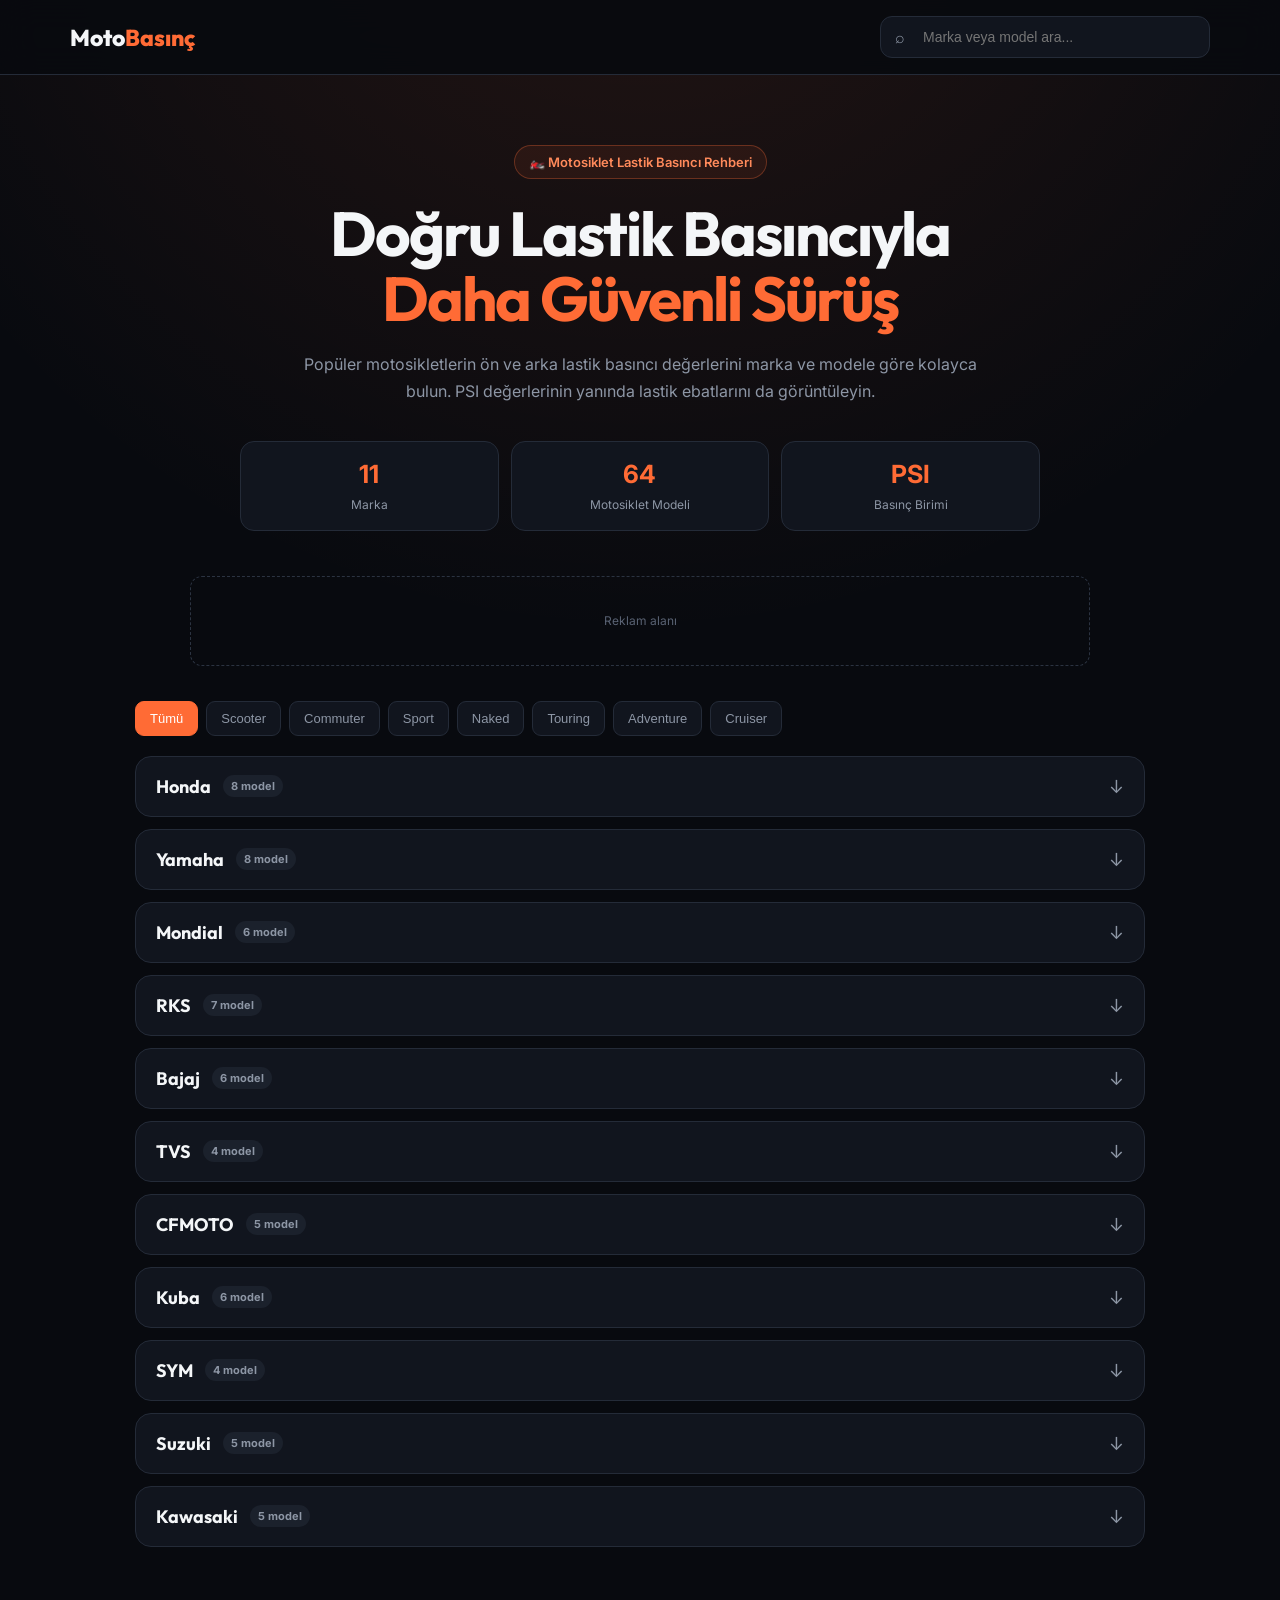
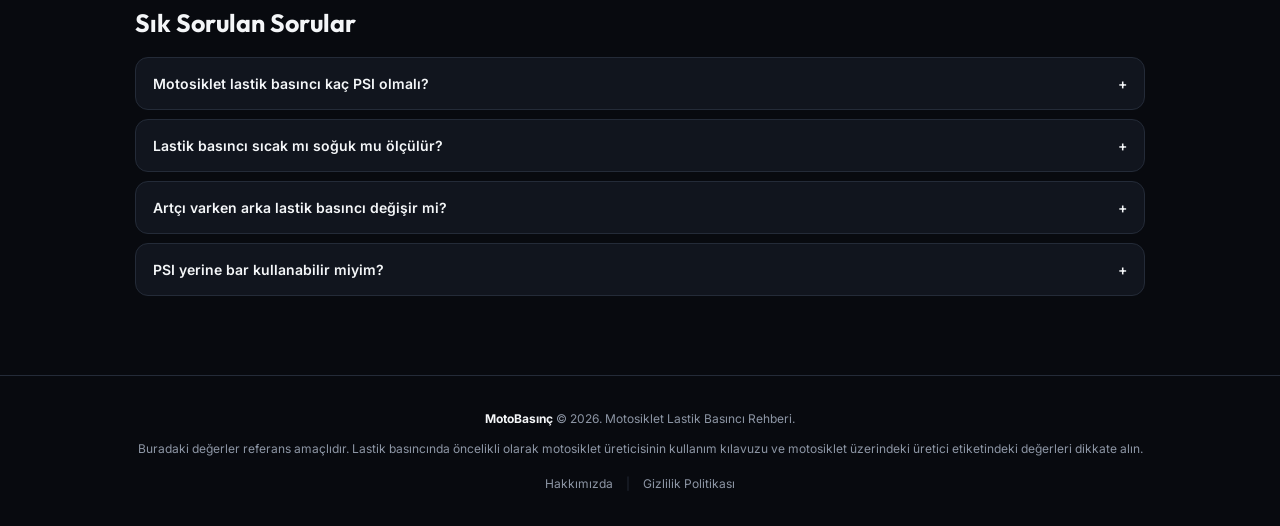
<file: index.html>
<!DOCTYPE html>
<html lang="tr">
<head>
<meta charset="UTF-8">
<meta name="viewport" content="width=device-width, initial-scale=1.0">

<title>Motosiklet Lastik Basıncı | Marka ve Model Sorgulama</title>

<meta name="description" content="Honda, Yamaha, Mondial, RKS, Bajaj, CFMOTO, TVS, Kuba, SYM, Suzuki ve Kawasaki motosikletlerin lastik basıncı değerlerini marka ve modele göre bulun.">
<meta name="keywords" content="motosiklet lastik basıncı, motosiklet lastik havası, lastik basıncı kaç olmalı, Honda lastik basıncı, Yamaha lastik basıncı, Mondial Drift L lastik basıncı, Bajaj NS200 lastik basıncı, TVS Raider lastik basıncı">
<meta name="robots" content="index, follow">

<link rel="preconnect" href="https://fonts.googleapis.com">
<link rel="preconnect" href="https://fonts.gstatic.com" crossorigin>
<link href="https://fonts.googleapis.com/css2?family=Inter:wght@400;500;600;700;800&family=Outfit:wght@500;600;700;800&display=swap" rel="stylesheet">

<style>
* {
    box-sizing: border-box;
    margin: 0;
    padding: 0;
}

:root {
    --bg: #080a0f;
    --bg2: #0d1017;
    --card: #11151e;
    --card2: #161b25;
    --border: #242b38;
    --text: #f4f6f8;
    --muted: #8d96a5;
    --accent: #ff6b35;
    --accent2: #ff8a5b;
    --green: #35d07f;
}

body {
    background:
        radial-gradient(circle at 50% -10%, rgba(255,107,53,.12), transparent 35%),
        var(--bg);
    color: var(--text);
    font-family: Inter, sans-serif;
    min-height: 100vh;
}

header {
    position: sticky;
    top: 0;
    z-index: 100;
    background: rgba(8,10,15,.92);
    backdrop-filter: blur(16px);
    border-bottom: 1px solid var(--border);
}

.nav {
    max-width: 1180px;
    margin: auto;
    padding: 16px 20px;
    display: flex;
    align-items: center;
    justify-content: space-between;
    gap: 20px;
}

.logo {
    font-family: Outfit, sans-serif;
    font-size: 23px;
    font-weight: 800;
    white-space: nowrap;
}

.logo span {
    color: var(--accent);
}

.search {
    position: relative;
    width: 330px;
}

.search input {
    width: 100%;
    background: var(--card);
    border: 1px solid var(--border);
    border-radius: 12px;
    padding: 12px 16px 12px 42px;
    color: white;
    outline: none;
    font-size: 14px;
}

.search input:focus {
    border-color: var(--accent);
}

.search-icon {
    position: absolute;
    left: 15px;
    top: 11px;
    color: var(--muted);
}

.hero {
    max-width: 1000px;
    margin: 70px auto 45px;
    padding: 0 20px;
    text-align: center;
}

.badge {
    display: inline-flex;
    align-items: center;
    gap: 8px;
    padding: 8px 14px;
    border: 1px solid rgba(255,107,53,.3);
    background: rgba(255,107,53,.08);
    color: var(--accent2);
    border-radius: 50px;
    font-size: 13px;
    font-weight: 600;
    margin-bottom: 22px;
}

.hero h1 {
    font-family: Outfit, sans-serif;
    font-size: clamp(35px, 6vw, 62px);
    line-height: 1.05;
    letter-spacing: -2px;
    margin-bottom: 20px;
}

.hero h1 span {
    color: var(--accent);
}

.hero p {
    max-width: 700px;
    margin: auto;
    color: var(--muted);
    line-height: 1.7;
    font-size: 16px;
}

.stats {
    max-width: 800px;
    margin: 35px auto 0;
    display: grid;
    grid-template-columns: repeat(3, 1fr);
    gap: 12px;
}

.stat {
    background: var(--card);
    border: 1px solid var(--border);
    border-radius: 14px;
    padding: 17px;
}

.stat strong {
    display: block;
    font-size: 25px;
    color: var(--accent);
    margin-bottom: 4px;
}

.stat span {
    color: var(--muted);
    font-size: 12px;
}

.ad {
    max-width: 900px;
    height: 90px;
    margin: 25px auto;
    border: 1px dashed #2b3341;
    border-radius: 12px;
    display: flex;
    align-items: center;
    justify-content: center;
    color: #596273;
    font-size: 12px;
}

.container {
    max-width: 1050px;
    margin: auto;
    padding: 0 20px 70px;
}

.filters {
    display: flex;
    flex-wrap: wrap;
    gap: 8px;
    margin: 35px 0 20px;
}

.filter {
    background: var(--card);
    color: var(--muted);
    border: 1px solid var(--border);
    padding: 9px 14px;
    border-radius: 9px;
    cursor: pointer;
    font-size: 13px;
    transition: .2s;
}

.filter:hover,
.filter.active {
    background: var(--accent);
    color: white;
    border-color: var(--accent);
}

.brand-card {
    background: var(--card);
    border: 1px solid var(--border);
    border-radius: 16px;
    margin-bottom: 12px;
    overflow: hidden;
}

.brand-header {
    padding: 18px 20px;
    display: flex;
    justify-content: space-between;
    align-items: center;
    cursor: pointer;
    transition: .2s;
}

.brand-header:hover {
    background: var(--card2);
}

.brand-name {
    display: flex;
    align-items: center;
    gap: 12px;
    font-family: Outfit, sans-serif;
    font-size: 18px;
    font-weight: 700;
}

.brand-count {
    font-family: Inter, sans-serif;
    font-size: 11px;
    color: var(--muted);
    background: #1b212c;
    padding: 4px 8px;
    border-radius: 20px;
}

.arrow {
    transition: .25s;
    color: var(--muted);
    font-size: 18px;
}

.brand-card.open .arrow {
    transform: rotate(180deg);
}

.models {
    display: none;
    border-top: 1px solid var(--border);
    padding: 10px;
}

.brand-card.open .models {
    display: block;
}

.model-item {
    border-radius: 12px;
    overflow: hidden;
    margin-bottom: 5px;
}

.model-item:last-child {
    margin-bottom: 0;
}

.model-header {
    display: flex;
    justify-content: space-between;
    align-items: center;
    padding: 14px;
    cursor: pointer;
    background: rgba(255,255,255,.015);
}

.model-header:hover {
    background: rgba(255,255,255,.04);
}

.model-name {
    font-weight: 600;
    font-size: 14px;
}

.type-badge {
    display: inline-block;
    margin-left: 8px;
    font-size: 10px;
    padding: 3px 7px;
    border-radius: 5px;
    color: #d8dee8;
    background: #222a36;
}

.model-toggle {
    color: var(--muted);
    font-size: 18px;
}

.pressure-container {
    display: none;
    padding: 10px 14px 16px;
}

.model-item.open .pressure-container {
    display: block;
}

.pressure-details {
    display: grid;
    grid-template-columns: 1fr 1fr;
    gap: 10px;
}

.pressure-card {
    border: 1px solid var(--border);
    border-radius: 12px;
    padding: 16px;
    text-align: center;
    background: #0d1118;
}

.pressure-label {
    color: var(--muted);
    font-size: 11px;
    margin-bottom: 6px;
}

.pressure-value {
    font-family: Outfit, sans-serif;
    font-size: 30px;
    font-weight: 800;
    color: var(--accent);
}

.pressure-unit {
    font-size: 11px;
    color: var(--muted);
}

.pressure-bar {
    font-size: 12px;
    color: #c7ced9;
    margin-top: 5px;
}

.tire-size {
    margin-top: 10px;
    border: 1px solid var(--border);
    border-radius: 10px;
    padding: 11px;
    color: #aeb6c3;
    font-size: 12px;
    text-align: center;
}

.warning {
    margin-top: 10px;
    padding: 11px 12px;
    border-radius: 9px;
    background: rgba(255,193,7,.05);
    border: 1px solid rgba(255,193,7,.16);
    color: #aeb6c3;
    font-size: 11px;
    line-height: 1.5;
}

.no-result {
    text-align: center;
    padding: 45px 20px;
    color: var(--muted);
    display: none;
}

.section-title {
    font-family: Outfit, sans-serif;
    font-size: 25px;
    margin: 60px 0 18px;
}

.faq {
    border: 1px solid var(--border);
    background: var(--card);
    border-radius: 13px;
    margin-bottom: 9px;
    overflow: hidden;
}

.faq-q {
    padding: 17px;
    cursor: pointer;
    font-weight: 600;
    font-size: 14px;
    display: flex;
    justify-content: space-between;
}

.faq-a {
    display: none;
    padding: 0 17px 17px;
    color: var(--muted);
    line-height: 1.7;
    font-size: 13px;
}

.faq.open .faq-a {
    display: block;
}

footer {
    border-top: 1px solid var(--border);
    padding: 35px 20px;
    text-align: center;
    color: var(--muted);
    font-size: 12px;
}

footer strong {
    color: var(--text);
}

@media(max-width:700px) {
    .nav {
        flex-direction: column;
        align-items: stretch;
    }

    .logo {
        text-align: center;
    }

    .search {
        width: 100%;
    }

    .hero {
        margin-top: 45px;
    }

    .hero h1 {
        letter-spacing: -1px;
    }

    .stats {
        grid-template-columns: 1fr;
    }

    .pressure-details {
        grid-template-columns: 1fr 1fr;
    }
}

@media(max-width:430px) {
    .pressure-value {
        font-size: 25px;
    }

    .filter {
        font-size: 12px;
        padding: 8px 11px;
    }
}
</style>
</head>

<body>

<header>
    <div class="nav">
        <div class="logo">Moto<span>Basınç</span></div>

        <div class="search">
            <span class="search-icon">⌕</span>
            <input
                type="text"
                id="searchInput"
                placeholder="Marka veya model ara..."
            >
        </div>
    </div>
</header>

<section class="hero">

    <div class="badge">
        🏍️ Motosiklet Lastik Basıncı Rehberi
    </div>

    <h1>
        Doğru Lastik Basıncıyla<br>
        <span>Daha Güvenli Sürüş</span>
    </h1>

    <p>
        Popüler motosikletlerin ön ve arka lastik basıncı değerlerini
        marka ve modele göre kolayca bulun. PSI değerlerinin yanında
        lastik ebatlarını da görüntüleyin.
    </p>

    <div class="stats">
        <div class="stat">
            <strong id="brandCount">0</strong>
            <span>Marka</span>
        </div>

        <div class="stat">
            <strong id="modelCount">0</strong>
            <span>Motosiklet Modeli</span>
        </div>

        <div class="stat">
            <strong>PSI</strong>
            <span>Basınç Birimi</span>
        </div>
    </div>

</section>

<div class="ad">
    Reklam alanı
</div>

<main class="container">

    <div class="filters">

        <button class="filter active" data-type="all">
            Tümü
        </button>

        <button class="filter" data-type="scooter">
            Scooter
        </button>

        <button class="filter" data-type="commuter">
            Commuter
        </button>

        <button class="filter" data-type="sport">
            Sport
        </button>

        <button class="filter" data-type="naked">
            Naked
        </button>

        <button class="filter" data-type="touring">
            Touring
        </button>

        <button class="filter" data-type="adventure">
            Adventure
        </button>

        <button class="filter" data-type="cruiser">
            Cruiser
        </button>

    </div>

    <div id="brands"></div>

    <div class="no-result" id="noResult">
        Aradığın model bulunamadı.
    </div>

    <h2 class="section-title">
        Sık Sorulan Sorular
    </h2>

    <div class="faq">
        <div class="faq-q">
            Motosiklet lastik basıncı kaç PSI olmalı?
            <span>+</span>
        </div>

        <div class="faq-a">
            Lastik basıncı motosiklet modeline, lastik ölçüsüne ve yük durumuna
            göre değişir. Buradaki değerleri referans olarak kullanın ve mümkünse
            motosikletinizin kullanım kılavuzundaki veya üreticinin motosiklet
            üzerindeki etiketindeki değeri esas alın.
        </div>
    </div>

    <div class="faq">
        <div class="faq-q">
            Lastik basıncı sıcak mı soğuk mu ölçülür?
            <span>+</span>
        </div>

        <div class="faq-a">
            Lastik basıncının soğuk lastikte kontrol edilmesi önerilir.
            Uzun süre sürüş yaptıktan hemen sonra yapılan ölçüm gerçek soğuk
            basınç değerini göstermeyebilir.
        </div>
    </div>

    <div class="faq">
        <div class="faq-q">
            Artçı varken arka lastik basıncı değişir mi?
            <span>+</span>
        </div>

        <div class="faq-a">
            Evet, bazı motosikletlerde artçı veya yük taşırken üretici daha yüksek
            bir arka lastik basıncı belirtir. Bu nedenle artçıyla kullanımda
            motosikletinizin kullanım kılavuzundaki değeri kontrol edin.
        </div>
    </div>

    <div class="faq">
        <div class="faq-q">
            PSI yerine bar kullanabilir miyim?
            <span>+</span>
        </div>

        <div class="faq-a">
            Evet. 1 bar yaklaşık 14.5 PSI değerindedir. Sitede PSI değerinin
            yanında yaklaşık bar karşılığı da gösterilmektedir.
        </div>
    </div>

</main>

<footer>
    <strong>MotoBasınç</strong> © 2026.
    Motosiklet Lastik Basıncı Rehberi.
    <br><br>

    <span>
        Buradaki değerler referans amaçlıdır. Lastik basıncında öncelikli olarak
        motosiklet üreticisinin kullanım kılavuzu ve motosiklet üzerindeki
        üretici etiketindeki değerleri dikkate alın.
    </span>

    <div style="margin-top: 20px;">
        <a href="hakkimizda.html"
           style="color:#8d96a5; text-decoration:none; margin:0 10px;">
            Hakkımızda
        </a>

        <span style="color:#242b38;">|</span>

        <a href="gizlilik.html"
           style="color:#8d96a5; text-decoration:none; margin:0 10px;">
            Gizlilik Politikası
        </a>
    </div>
</footer>
<script>

const typeLabels = {
    scooter: "Scooter",
    commuter: "Commuter",
    sport: "Sport",
    naked: "Naked",
    touring: "Touring",
    adventure: "Adventure",
    cruiser: "Cruiser"
};

const motorcycles = [

/* =========================
   HONDA
========================= */

{
    brand: "Honda",
    name: "PCX 125",
    type: "scooter",
    front: 29,
    rear: 33,
    tireF: "110/70-14",
    tireR: "130/70-13"
},

{
    brand: "Honda",
    name: "Forza 250",
    type: "scooter",
    front: 29,
    rear: 33,
    tireF: "120/70-15",
    tireR: "140/70-14"
},

{
    brand: "Honda",
    name: "Forza 350",
    type: "scooter",
    front: 29,
    rear: 33,
    tireF: "120/70-15",
    tireR: "140/70-14"
},

{
    brand: "Honda",
    name: "ADV 350",
    type: "adventure",
    front: 29,
    rear: 33,
    tireF: "120/70-15",
    tireR: "140/70-14"
},

{
    brand: "Honda",
    name: "CB 250R",
    type: "naked",
    front: 29,
    rear: 33,
    tireF: "110/70-17",
    tireR: "150/60-17"
},

{
    brand: "Honda",
    name: "CBR 250RR",
    type: "sport",
    front: 29,
    rear: 33,
    tireF: "110/70-17",
    tireR: "140/70-17"
},

{
    brand: "Honda",
    name: "CB 650R",
    type: "naked",
    front: 36,
    rear: 42,
    tireF: "120/70-ZR17",
    tireR: "180/55-ZR17"
},

{
    brand: "Honda",
    name: "CBR 650R",
    type: "sport",
    front: 36,
    rear: 42,
    tireF: "120/70-ZR17",
    tireR: "180/55-ZR17"
},

/* =========================
   YAMAHA
========================= */

{
    brand: "Yamaha",
    name: "NMAX 125",
    type: "scooter",
    front: 22,
    rear: 36,
    tireF: "110/70-13",
    tireR: "130/70-13"
},

{
    brand: "Yamaha",
    name: "XMAX 250",
    type: "scooter",
    front: 29,
    rear: 33,
    tireF: "120/70-15",
    tireR: "140/70-14"
},

{
    brand: "Yamaha",
    name: "XMAX 300",
    type: "scooter",
    front: 29,
    rear: 33,
    tireF: "120/70-15",
    tireR: "140/70-14"
},

{
    brand: "Yamaha",
    name: "YZF-R25",
    type: "sport",
    front: 29,
    rear: 33,
    tireF: "110/70-17",
    tireR: "140/70-17"
},

{
    brand: "Yamaha",
    name: "MT-25",
    type: "naked",
    front: 29,
    rear: 33,
    tireF: "110/70-17",
    tireR: "140/70-17"
},

{
    brand: "Yamaha",
    name: "MT-125",
    type: "naked",
    front: 29,
    rear: 33,
    tireF: "100/80-17",
    tireR: "140/70-17"
},

{
    brand: "Yamaha",
    name: "R125",
    type: "sport",
    front: 29,
    rear: 33,
    tireF: "100/80-17",
    tireR: "140/70-17"
},

{
    brand: "Yamaha",
    name: "MT-07",
    type: "naked",
    front: 33,
    rear: 36,
    tireF: "120/70-ZR17",
    tireR: "180/55-ZR17"
},

/* =========================
   MONDIAL
========================= */

{
    brand: "Mondial",
    name: "125 Drift L",
    type: "commuter",
    front: 29,
    rear: 33,
    tireF: "90/90-17",
    tireR: "130/70-17"
},

{
    brand: "Mondial",
    name: "125 Drift",
    type: "commuter",
    front: 29,
    rear: 33,
    tireF: "90/90-17",
    tireR: "130/70-17"
},

{
    brand: "Mondial",
    name: "125 MH Drift",
    type: "commuter",
    front: 29,
    rear: 32,
    tireF: "90/90-18",
    tireR: "110/80-18"
},

{
    brand: "Mondial",
    name: "125 Vulture",
    type: "commuter",
    front: 29,
    rear: 32,
    tireF: "90/90-17",
    tireR: "130/70-17"
},

{
    brand: "Mondial",
    name: "125 Superboy",
    type: "commuter",
    front: 29,
    rear: 32,
    tireF: "2.75-17",
    tireR: "3.00-17"
},

{
    brand: "Mondial",
    name: "125 ZNU",
    type: "scooter",
    front: 29,
    rear: 32,
    tireF: "3.50-10",
    tireR: "3.50-10"
},

/* =========================
   RKS
========================= */

{
    brand: "RKS",
    name: "RK125S",
    type: "commuter",
    front: 29,
    rear: 32,
    tireF: "90/90-17",
    tireR: "120/80-17"
},

{
    brand: "RKS",
    name: "RZ125X",
    type: "naked",
    front: 29,
    rear: 33,
    tireF: "110/70-17",
    tireR: "130/70-17"
},

{
    brand: "RKS",
    name: "SRK125R",
    type: "sport",
    front: 28,
    rear: 30,
    tireF: "110/80-17",
    tireR: "130/70-17"
},

{
    brand: "RKS",
    name: "R125",
    type: "sport",
    front: 29,
    rear: 33,
    tireF: "100/80-17",
    tireR: "130/70-17"
},

{
    brand: "RKS",
    name: "Newlight 125",
    type: "scooter",
    front: 29,
    rear: 33,
    tireF: "90/90-12",
    tireR: "100/90-10"
},

{
    brand: "RKS",
    name: "Blackwolf 250",
    type: "cruiser",
    front: 32,
    rear: 36,
    tireF: "110/90-16",
    tireR: "140/90-15"
},

{
    brand: "RKS",
    name: "LTR 125",
    type: "scooter",
    front: 29,
    rear: 33,
    tireF: "90/90-14",
    tireR: "100/90-14"
},

/* =========================
   BAJAJ
========================= */

{
    brand: "Bajaj",
    name: "Pulsar NS 125",
    type: "naked",
    front: 25,
    rear: 28,
    tireF: "80/100-17",
    tireR: "100/90-17"
},

{
    brand: "Bajaj",
    name: "Pulsar NS 160",
    type: "naked",
    front: 25,
    rear: 28,
    tireF: "90/90-17",
    tireR: "120/80-17"
},

{
    brand: "Bajaj",
    name: "Pulsar NS 200",
    type: "naked",
    front: 25,
    rear: 28,
    tireF: "100/80-17",
    tireR: "130/70-17"
},

{
    brand: "Bajaj",
    name: "Pulsar RS 200",
    type: "sport",
    front: 25,
    rear: 28,
    tireF: "100/80-17",
    tireR: "130/70-17"
},

{
    brand: "Bajaj",
    name: "Dominar 250",
    type: "touring",
    front: 29,
    rear: 33,
    tireF: "100/80-17",
    tireR: "130/70-17"
},

{
    brand: "Bajaj",
    name: "Dominar 400",
    type: "touring",
    front: 29,
    rear: 33,
    tireF: "110/70-17",
    tireR: "150/60-17"
},

/* =========================
   TVS
========================= */

{
    brand: "TVS",
    name: "Raider 125",
    type: "commuter",
    front: 25,
    rear: 28,
    tireF: "80/100-17",
    tireR: "100/90-17"
},

{
    brand: "TVS",
    name: "Apache RTR 160",
    type: "naked",
    front: 25,
    rear: 28,
    tireF: "90/90-17",
    tireR: "120/70-17"
},

{
    brand: "TVS",
    name: "Apache RTR 200 4V",
    type: "naked",
    front: 25,
    rear: 28,
    tireF: "90/90-17",
    tireR: "130/70-17"
},

{
    brand: "TVS",
    name: "Ntorq 125",
    type: "scooter",
    front: 24,
    rear: 34,
    tireF: "100/80-12",
    tireR: "100/80-12"
},

/* =========================
   CFMOTO
========================= */

{
    brand: "CFMOTO",
    name: "250 NK",
    type: "naked",
    front: 33,
    rear: 33,
    tireF: "110/70-17",
    tireR: "140/60-17"
},

{
    brand: "CFMOTO",
    name: "250 SR",
    type: "sport",
    front: 33,
    rear: 36,
    tireF: "110/70-17",
    tireR: "140/60-17"
},

{
    brand: "CFMOTO",
    name: "450 SR",
    type: "sport",
    front: 33,
    rear: 36,
    tireF: "110/70-17",
    tireR: "150/60-17"
},

{
    brand: "CFMOTO",
    name: "450 NK",
    type: "naked",
    front: 33,
    rear: 36,
    tireF: "110/70-17",
    tireR: "150/60-17"
},

{
    brand: "CFMOTO",
    name: "650 MT",
    type: "adventure",
    front: 36,
    rear: 41,
    tireF: "120/70-17",
    tireR: "160/60-17"
},

/* =========================
   KUBA
========================= */

{
    brand: "Kuba",
    name: "Superlight 125",
    type: "cruiser",
    front: 29,
    rear: 32,
    tireF: "90/90-18",
    tireR: "130/90-15"
},

{
    brand: "Kuba",
    name: "Superlight 200",
    type: "cruiser",
    front: 29,
    rear: 32,
    tireF: "90/90-18",
    tireR: "130/90-15"
},

{
    brand: "Kuba",
    name: "Bluebird 125",
    type: "scooter",
    front: 29,
    rear: 33,
    tireF: "90/90-12",
    tireR: "100/90-10"
},

{
    brand: "Kuba",
    name: "Space 50",
    type: "scooter",
    front: 29,
    rear: 32,
    tireF: "3.50-10",
    tireR: "3.50-10"
},

{
    brand: "Kuba",
    name: "Dragon 50",
    type: "scooter",
    front: 29,
    rear: 32,
    tireF: "3.50-10",
    tireR: "3.50-10"
},

{
    brand: "Kuba",
    name: "Black Cat",
    type: "scooter",
    front: 29,
    rear: 32,
    tireF: "3.50-10",
    tireR: "3.50-10"
},

/* =========================
   SYM
========================= */

{
    brand: "SYM",
    name: "Fiddle 4 125",
    type: "scooter",
    front: 29,
    rear: 33,
    tireF: "110/70-12",
    tireR: "120/70-12"
},

{
    brand: "SYM",
    name: "Jet 14 200",
    type: "scooter",
    front: 29,
    rear: 33,
    tireF: "100/90-14",
    tireR: "110/80-14"
},

{
    brand: "SYM",
    name: "Joymax Z+ 250",
    type: "scooter",
    front: 29,
    rear: 33,
    tireF: "120/70-14",
    tireR: "140/60-13"
},

{
    brand: "SYM",
    name: "Cruisym 250",
    type: "scooter",
    front: 29,
    rear: 33,
    tireF: "120/70-14",
    tireR: "140/60-13"
},

/* =========================
   SUZUKI
========================= */

{
    brand: "Suzuki",
    name: "GSX-R 250",
    type: "sport",
    front: 29,
    rear: 33,
    tireF: "110/70-17",
    tireR: "140/70-17"
},

{
    brand: "Suzuki",
    name: "SV 650",
    type: "naked",
    front: 33,
    rear: 36,
    tireF: "120/70-17",
    tireR: "160/60-17"
},

{
    brand: "Suzuki",
    name: "V-Strom 250",
    type: "adventure",
    front: 29,
    rear: 33,
    tireF: "110/80-17",
    tireR: "140/70-17"
},

{
    brand: "Suzuki",
    name: "V-Strom 650",
    type: "adventure",
    front: 33,
    rear: 36,
    tireF: "110/80R19",
    tireR: "150/70R17"
},

{
    brand: "Suzuki",
    name: "Burgman 400",
    type: "scooter",
    front: 32,
    rear: 36,
    tireF: "120/70-15",
    tireR: "150/70-13"
},

/* =========================
   KAWASAKI
========================= */

{
    brand: "Kawasaki",
    name: "Ninja 250",
    type: "sport",
    front: 29,
    rear: 33,
    tireF: "110/70-17",
    tireR: "140/70-17"
},

{
    brand: "Kawasaki",
    name: "Ninja 400",
    type: "sport",
    front: 29,
    rear: 33,
    tireF: "110/70-17",
    tireR: "150/60-17"
},

{
    brand: "Kawasaki",
    name: "Z250",
    type: "naked",
    front: 29,
    rear: 33,
    tireF: "110/70-17",
    tireR: "140/70-17"
},

{
    brand: "Kawasaki",
    name: "Z400",
    type: "naked",
    front: 29,
    rear: 33,
    tireF: "110/70-17",
    tireR: "150/60-17"
},

{
    brand: "Kawasaki",
    name: "Versys 650",
    type: "adventure",
    front: 33,
    rear: 36,
    tireF: "120/70-17",
    tireR: "160/60-17"
}

];


/* =========================
   RENDER
========================= */

const brandsContainer = document.getElementById("brands");
const searchInput = document.getElementById("searchInput");
const noResult = document.getElementById("noResult");

function psiToBar(psi) {
    return (psi * 0.0689476).toFixed(2);
}

function renderBrands(filter = "all", search = "") {

    brandsContainer.innerHTML = "";

    const query = search.toLowerCase().trim();

    const filtered = motorcycles.filter(moto => {

        const matchesType =
            filter === "all" || moto.type === filter;

        const matchesSearch =
            !query ||
            moto.brand.toLowerCase().includes(query) ||
            moto.name.toLowerCase().includes(query);

        return matchesType && matchesSearch;
    });

    const grouped = {};

    filtered.forEach(moto => {

        if (!grouped[moto.brand]) {
            grouped[moto.brand] = [];
        }

        grouped[moto.brand].push(moto);
    });

    const brands = Object.keys(grouped);

    noResult.style.display =
        brands.length === 0 ? "block" : "none";

    brands.forEach(brand => {

        const card = document.createElement("div");
        card.className = "brand-card";

        const modelsHTML = grouped[brand].map(moto => {

            const frontBar = psiToBar(moto.front);
            const rearBar = psiToBar(moto.rear);

            return `
                <div class="model-item">

                    <div class="model-header">

                        <div class="model-name">

                            ${moto.name}

                            <span class="type-badge">
                                ${typeLabels[moto.type]}
                            </span>

                        </div>

                        <div class="model-toggle">
                            ↓
                        </div>

                    </div>

                    <div class="pressure-container">

                        <div class="pressure-details">

                            <div class="pressure-card">

                                <div class="pressure-label">
                                    Ön Lastik
                                </div>

                                <div class="pressure-value">
                                    ${moto.front}
                                </div>

                                <div class="pressure-unit">
                                    PSI
                                </div>

                                <div class="pressure-bar">
                                    ${frontBar} bar
                                </div>

                            </div>


                            <div class="pressure-card">

                                <div class="pressure-label">
                                    Arka Lastik
                                </div>

                                <div class="pressure-value">
                                    ${moto.rear}
                                </div>

                                <div class="pressure-unit">
                                    PSI
                                </div>

                                <div class="pressure-bar">
                                    ${rearBar} bar
                                </div>

                            </div>

                        </div>


                        <div class="tire-size">
                            🛞 Ön: ${moto.tireF}
                            &nbsp; • &nbsp;
                            Arka: ${moto.tireR}
                        </div>


                        <div class="warning">
                            ⚠️ Bu değer referans amaçlıdır.
                            Lastik basıncını motosikletinizin kullanım
                            kılavuzundaki veya üretici etiketindeki
                            değerle karşılaştırın. Basıncı soğuk lastikte kontrol edin.
                        </div>

                    </div>

                </div>
            `;

        }).join("");


        card.innerHTML = `

            <div class="brand-header">

                <div class="brand-name">

                    ${brand}

                    <span class="brand-count">
                        ${grouped[brand].length} model
                    </span>

                </div>

                <div class="arrow">
                    ↓
                </div>

            </div>

            <div class="models">
                ${modelsHTML}
            </div>
        `;


        const brandHeader =
            card.querySelector(".brand-header");

        brandHeader.addEventListener("click", () => {

            card.classList.toggle("open");

        });


        card.querySelectorAll(".model-header")
            .forEach(header => {

                header.addEventListener("click", event => {

                    event.stopPropagation();

                    const model =
                        header.parentElement;

                    model.classList.toggle("open");

                });

            });


        brandsContainer.appendChild(card);

    });
}


/* =========================
   FILTER
========================= */

document.querySelectorAll(".filter")
    .forEach(button => {

        button.addEventListener("click", () => {

            document.querySelectorAll(".filter")
                .forEach(btn =>
                    btn.classList.remove("active")
                );

            button.classList.add("active");

            renderBrands(
                button.dataset.type,
                searchInput.value
            );

        });

    });


/* =========================
   SEARCH
========================= */

searchInput.addEventListener("input", () => {

    const activeFilter =
        document.querySelector(".filter.active");

    renderBrands(
        activeFilter.dataset.type,
        searchInput.value
    );

});


/* =========================
   FAQ
========================= */

document.querySelectorAll(".faq-q")
    .forEach(question => {

        question.addEventListener("click", () => {

            const faq =
                question.parentElement;

            faq.classList.toggle("open");

            const symbol =
                question.querySelector("span");

            symbol.textContent =
                faq.classList.contains("open")
                    ? "−"
                    : "+";

        });

    });


/* =========================
   STATS
========================= */

const uniqueBrands =
    new Set(motorcycles.map(m => m.brand)).size;

document.getElementById("brandCount")
    .textContent = uniqueBrands;

document.getElementById("modelCount")
    .textContent = motorcycles.length;


/* =========================
   INITIAL
========================= */

renderBrands();

</script>

</body>
</html>
</file>
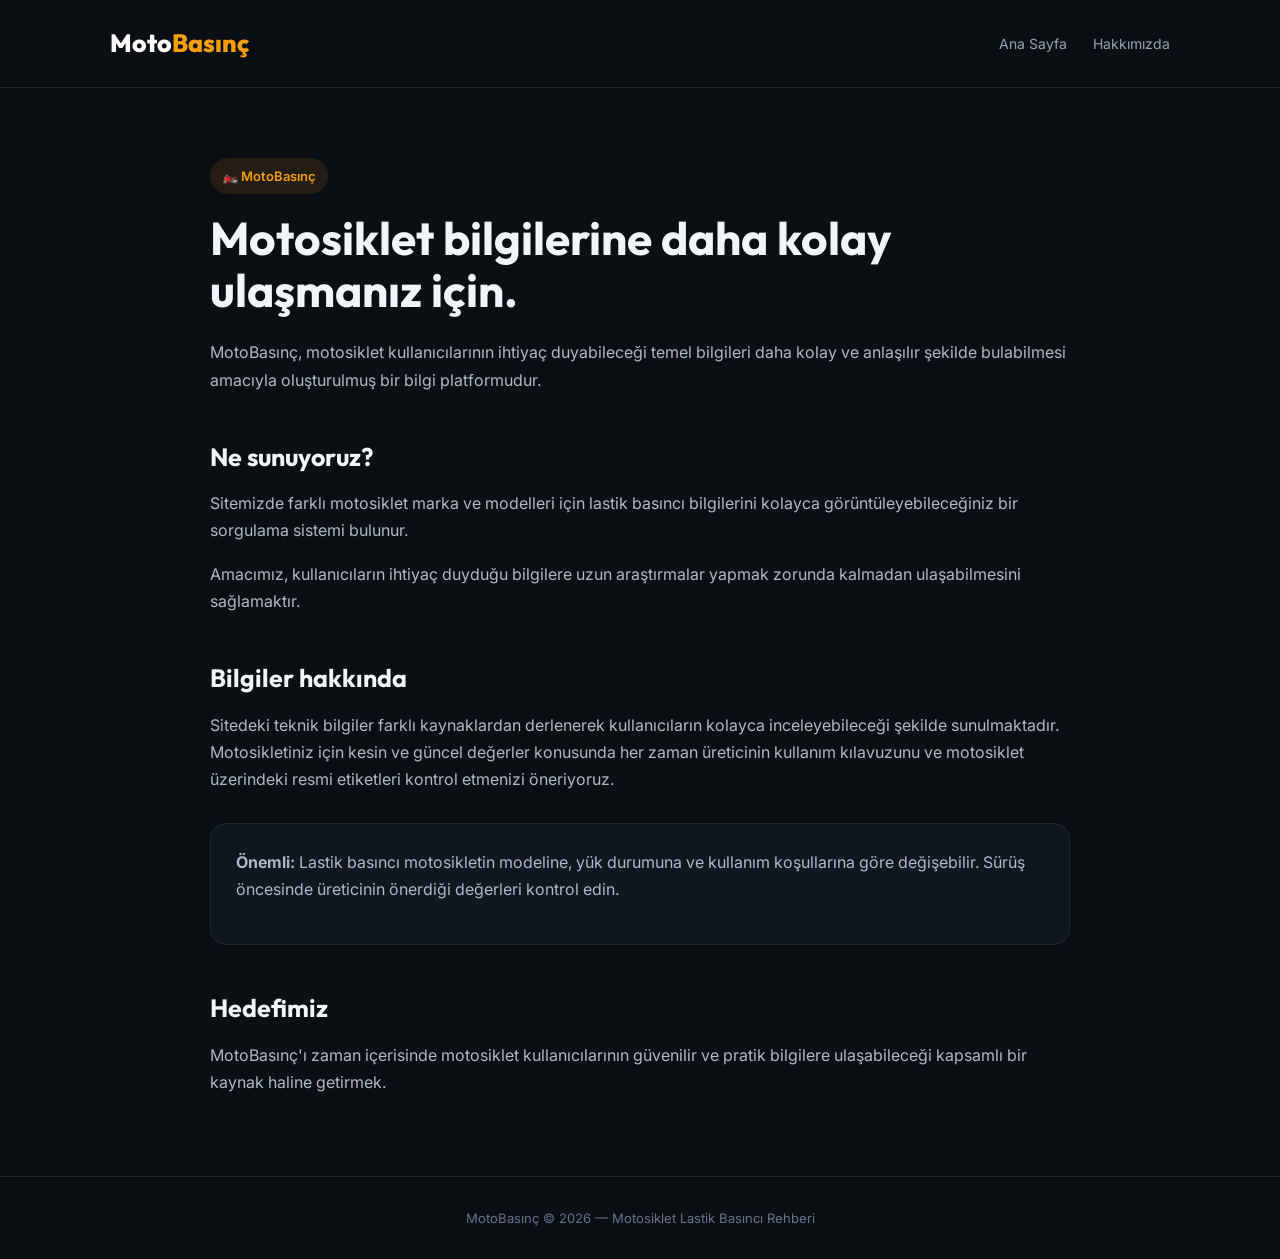
<file: hakkimizda.html>
<!DOCTYPE html>
<html lang="tr">
<head>
    <meta charset="UTF-8">
    <meta name="viewport" content="width=device-width, initial-scale=1.0">

    <title>Hakkımızda | MotoBasınç</title>

    <meta name="description" content="MotoBasınç hakkında bilgi. Motosiklet lastik basıncı ve temel motosiklet bilgilerine kolayca ulaşmanıza yardımcı olmak için hazırlanmıştır.">

    <link rel="preconnect" href="https://fonts.googleapis.com">
    <link rel="preconnect" href="https://fonts.gstatic.com" crossorigin>
    <link href="https://fonts.googleapis.com/css2?family=Inter:wght@400;500;600;700&family=Outfit:wght@600;700;800&display=swap" rel="stylesheet">

    <style>
        * {
            box-sizing: border-box;
            margin: 0;
            padding: 0;
        }

        body {
            font-family: 'Inter', sans-serif;
            background: #0b0f14;
            color: #f1f5f9;
            line-height: 1.7;
        }

        header {
            border-bottom: 1px solid #202833;
            background: #0b0f14;
        }

        .header-inner {
            max-width: 1100px;
            margin: auto;
            padding: 22px 20px;
            display: flex;
            justify-content: space-between;
            align-items: center;
        }

        .logo {
            color: #ffffff;
            text-decoration: none;
            font-family: 'Outfit', sans-serif;
            font-size: 25px;
            font-weight: 800;
        }

        .logo span {
            color: #f59e0b;
        }

        nav a {
            color: #94a3b8;
            text-decoration: none;
            margin-left: 22px;
            font-size: 14px;
        }

        nav a:hover {
            color: #ffffff;
        }

        main {
            max-width: 900px;
            margin: 70px auto;
            padding: 0 20px;
        }

        .badge {
            display: inline-block;
            padding: 7px 12px;
            border-radius: 999px;
            background: rgba(245, 158, 11, 0.1);
            color: #f59e0b;
            font-size: 13px;
            font-weight: 600;
            margin-bottom: 18px;
        }

        h1 {
            font-family: 'Outfit', sans-serif;
            font-size: 46px;
            line-height: 1.15;
            margin-bottom: 22px;
        }

        h2 {
            font-family: 'Outfit', sans-serif;
            font-size: 25px;
            margin: 42px 0 12px;
        }

        p {
            color: #aeb9c8;
            font-size: 16px;
            margin-bottom: 16px;
        }

        .box {
            margin-top: 30px;
            padding: 25px;
            border: 1px solid #202833;
            border-radius: 16px;
            background: #111720;
        }

        footer {
            border-top: 1px solid #202833;
            margin-top: 80px;
            padding: 30px 20px;
            text-align: center;
            color: #64748b;
            font-size: 13px;
        }

        @media (max-width: 650px) {
            .header-inner {
                flex-direction: column;
                gap: 15px;
            }

            nav a {
                margin: 0 8px;
            }

            h1 {
                font-size: 36px;
            }

            main {
                margin-top: 45px;
            }
        }
    </style>
</head>

<body>

<header>
    <div class="header-inner">

        <a href="index.html" class="logo">
            Moto<span>Basınç</span>
        </a>

        <nav>
            <a href="index.html">Ana Sayfa</a>
            <a href="hakkimizda.html">Hakkımızda</a>
        </nav>

    </div>
</header>

<main>

    <div class="badge">🏍️ MotoBasınç</div>

    <h1>Motosiklet bilgilerine daha kolay ulaşmanız için.</h1>

    <p>
        MotoBasınç, motosiklet kullanıcılarının ihtiyaç duyabileceği
        temel bilgileri daha kolay ve anlaşılır şekilde bulabilmesi
        amacıyla oluşturulmuş bir bilgi platformudur.
    </p>

    <h2>Ne sunuyoruz?</h2>

    <p>
        Sitemizde farklı motosiklet marka ve modelleri için lastik
        basıncı bilgilerini kolayca görüntüleyebileceğiniz bir
        sorgulama sistemi bulunur.
    </p>

    <p>
        Amacımız, kullanıcıların ihtiyaç duyduğu bilgilere uzun
        araştırmalar yapmak zorunda kalmadan ulaşabilmesini sağlamaktır.
    </p>

    <h2>Bilgiler hakkında</h2>

    <p>
        Sitedeki teknik bilgiler farklı kaynaklardan derlenerek
        kullanıcıların kolayca inceleyebileceği şekilde sunulmaktadır.
        Motosikletiniz için kesin ve güncel değerler konusunda her zaman
        üreticinin kullanım kılavuzunu ve motosiklet üzerindeki resmi
        etiketleri kontrol etmenizi öneriyoruz.
    </p>

    <div class="box">
        <p>
            <strong>Önemli:</strong> Lastik basıncı motosikletin modeline,
            yük durumuna ve kullanım koşullarına göre değişebilir.
            Sürüş öncesinde üreticinin önerdiği değerleri kontrol edin.
        </p>
    </div>

    <h2>Hedefimiz</h2>

    <p>
        MotoBasınç'ı zaman içerisinde motosiklet kullanıcılarının
        güvenilir ve pratik bilgilere ulaşabileceği kapsamlı bir
        kaynak haline getirmek.
    </p>

</main>

<footer>
    MotoBasınç © 2026 — Motosiklet Lastik Basıncı Rehberi
</footer>

</body>
</html>
</file>
